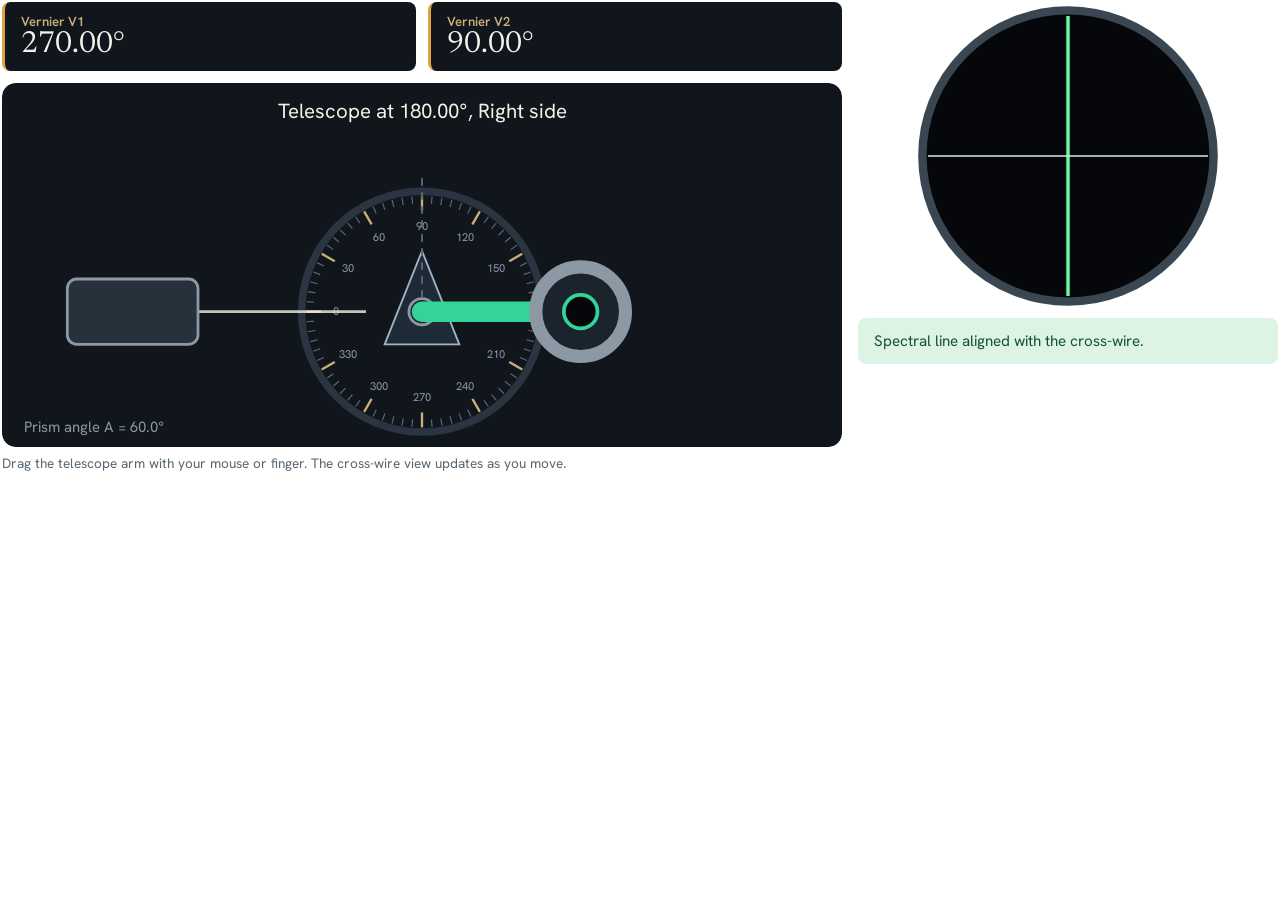
<file: dial_component/index.html>
<!doctype html>
<html>
<head>
<meta charset="utf-8">
<style>
@import url('https://fonts.googleapis.com/css2?family=Hanken+Grotesk:wght@400;500;600;700&family=Newsreader:opsz,wght@6..72,400;6..72,500;6..72,600&display=swap');
html,body{margin:0;background:transparent;overflow:hidden;touch-action:none;user-select:none;-webkit-user-select:none;
  font-family:'Hanken Grotesk',system-ui,-apple-system,'Segoe UI',sans-serif}
#root{display:grid;grid-template-columns:2fr 1fr;gap:1rem;align-items:start;padding:2px}
@media(max-width:640px){#root{grid-template-columns:1fr}}
.vern{display:grid;grid-template-columns:1fr 1fr;gap:.75rem;margin-bottom:.75rem}
.vern>div{background:#11161C;border-radius:8px;padding:.7rem 1rem;border-left:3px solid #D9A441}
.vern .k{color:#C8B07A;font-size:.82rem;font-weight:600}
.vern .v{font-family:'Newsreader',Georgia,serif;font-size:1.9rem;color:#F4F1E8;font-variant-numeric:tabular-nums}
#dial{display:block;width:100%;height:auto;cursor:grab;touch-action:none;border-radius:14px}
#dial:focus-visible{outline:2px solid #D9A441;outline-offset:-4px}
#eye{display:block;width:100%;height:auto}
.cap{font-size:.85rem;color:#566673;margin-top:.4rem}
#status{border-radius:8px;padding:.75rem 1rem;font-size:.95rem;line-height:1.45;margin-top:.5rem;transition:background .12s,color .12s}
#status.ok{background:#DDF3E4;color:#14532D}
#status.no{background:#FFF1CC;color:#6B4A00}
</style>
</head>
<body>
<div id="root">
  <div>
    <div class="vern">
      <div><div class="k">Vernier V1</div><div class="v" id="v1">0.00°</div></div>
      <div><div class="k">Vernier V2</div><div class="v" id="v2">0.00°</div></div>
    </div>
    <svg id="dial" viewBox="0 0 900 390" tabindex="0" role="slider" aria-valuemin="0" aria-valuemax="360"
         aria-label="Telescope angle in degrees. Arrow keys turn it by 0.1 degree, Shift for 1 degree."></svg>
    <div class="cap">Drag the telescope arm with your mouse or finger. The cross-wire view updates as you move.</div>
  </div>
  <div>
    <svg id="eye" viewBox="0 0 300 220" role="img" aria-label="Eyepiece view of the spectral line against the cross-wire"></svg>
    <div id="status" class="no"></div>
  </div>
</div>
<script>
const CX = 450, CY = 245, TOL = 0.15;
const dial = document.getElementById("dial");
const eye = document.getElementById("eye");
const $ = id => document.getElementById(id);

// State pushed from Python (see simulation.py) and local live state.
const A = {direct: 180, dev: 0, udr: false, color: "#22C55E", prism: 60, ack: 0};
let reading = 180, dragging = false, sentN = 0, raf = 0;

function send(type, data) { window.parent.postMessage({isStreamlitMessage: true, type, ...data}, "*"); }
const norm = v => ((v % 360) + 360) % 360;
const q2 = v => norm(Math.round(v * 100) / 100);          // quantise to 0.01 deg, same as Python
const sdiff = (a, b) => ((a - b + 540) % 360) - 180;       // signed shortest difference

/* ---------- build static SVGs once; only attributes change while moving ---------- */
(function buildDial() {
  let ticks = "";
  for (let r = 0; r < 360; r += 5) {
    const a = (r - 180) * Math.PI / 180, M = r % 30 === 0, r1 = M ? 108 : 116, r2 = 124;
    ticks += `<line x1="${(CX + r1 * Math.cos(a)).toFixed(1)}" y1="${(CY + r1 * Math.sin(a)).toFixed(1)}" x2="${(CX + r2 * Math.cos(a)).toFixed(1)}" y2="${(CY + r2 * Math.sin(a)).toFixed(1)}" stroke="${M ? "#C8B07A" : "#5E6B78"}" stroke-width="${M ? 2.5 : 1.2}"/>`;
    if (M) ticks += `<text x="${(CX + 92 * Math.cos(a)).toFixed(1)}" y="${(CY + 92 * Math.sin(a) + 4).toFixed(1)}" fill="#8C99A5" font-size="12" text-anchor="middle">${r}</text>`;
  }
  dial.innerHTML =
    '<rect width="900" height="390" rx="14" fill="#11161C"/>' +
    '<circle cx="450" cy="245" r="129" fill="none" stroke="#2B3541" stroke-width="8"/>' + ticks +
    '<polygon points="450,180 410,280 490,280" fill="#1E2A36" stroke="#9FB3C2" stroke-width="2"/>' +
    '<circle cx="450" cy="245" r="14" fill="#1B232C" stroke="#8C99A5" stroke-width="3"/>' +
    '<line x1="210" y1="245" x2="390" y2="245" stroke="#F4F1E8" stroke-width="3" stroke-opacity=".8"/>' +
    '<rect x="70" y="210" width="140" height="70" rx="10" fill="#26313C" stroke="#8C99A5" stroke-width="3"/>' +
    '<line x1="450" y1="245" x2="450" y2="100" stroke="#5E6B78" stroke-width="2" stroke-dasharray="8 7"/>' +
    '<g id="armg" transform="rotate(0 450 245)">' +
      '<line id="armline" x1="450" y1="245" x2="620" y2="245" stroke="#C8A24A" stroke-width="22" stroke-linecap="round"/>' +
      '<circle cx="620" cy="245" r="48" fill="#1B232C" stroke="#8C99A5" stroke-width="14"/>' +
      '<circle id="armeye" cx="620" cy="245" r="18" fill="#05070B" stroke="#C8A24A" stroke-width="4"/>' +
    '</g>' +
    '<text id="title" x="450" y="38" fill="#F4F1E8" font-size="22" text-anchor="middle"></text>' +
    '<text id="ptext" x="24" y="374" fill="#8C99A5" font-size="16" text-anchor="start"></text>';

  eye.innerHTML =
    '<defs><clipPath id="fov"><circle cx="150" cy="110" r="100"/></clipPath><filter id="glow"><feGaussianBlur stdDeviation="3"/></filter></defs>' +
    '<circle cx="150" cy="110" r="104" fill="#05070B" stroke="#3A4651" stroke-width="6"/>' +
    '<g clip-path="url(#fov)">' +
      '<g id="specg" transform="translate(0 0)">' +
        '<line id="glowline" x1="150" y1="0" x2="150" y2="220" stroke="#22C55E" stroke-width="10" opacity=".55" filter="url(#glow)"/>' +
        '<line id="specline" x1="150" y1="0" x2="150" y2="220" stroke="#22C55E" stroke-width="3"/>' +
      '</g>' +
      '<line x1="150" y1="0" x2="150" y2="220" stroke="#DDE4EA" stroke-width="1"/>' +
      '<line x1="0" y1="110" x2="300" y2="110" stroke="#DDE4EA" stroke-width="1"/>' +
    '</g>';
})();

const el = {
  armg: $("armg"), armline: $("armline"), armeye: $("armeye"), title: $("title"), ptext: $("ptext"),
  specg: $("specg"), glow: $("glowline"), spec: $("specline"),
  v1: $("v1"), v2: $("v2"), status: $("status"),
};

/* ---------- single place that redraws everything from `reading` ---------- */
function update() {
  raf = 0;
  const side = reading <= 180 ? "Right" : "Left";
  let expected = A.udr ? (side === "Right" ? A.direct : A.direct + 180)
                       : (side === "Right" ? A.direct - A.dev : A.direct + A.dev);
  expected = norm(expected);
  const diff = sdiff(reading, expected);
  const hit = Math.abs(diff) <= TOL;
  const arm = hit ? "#34D399" : "#C8A24A";

  el.armg.setAttribute("transform", `rotate(${(reading - 180).toFixed(3)} ${CX} ${CY})`);
  el.armline.setAttribute("stroke", arm);
  el.armeye.setAttribute("stroke", arm);
  el.title.textContent = `Telescope at ${reading.toFixed(2)}°, ${side} side`;
  el.ptext.textContent = `Prism angle A = ${Number(A.prism).toFixed(1)}°`;
  dial.setAttribute("aria-valuenow", reading.toFixed(2));

  const dx = Math.max(-84, Math.min(84, diff * 21));        // line offset inside the eyepiece
  el.specg.setAttribute("transform", `translate(${dx.toFixed(2)} 0)`);
  el.glow.setAttribute("stroke", A.color);
  el.spec.setAttribute("stroke", A.color);

  el.v1.textContent = norm(reading + 90).toFixed(2) + "°";
  el.v2.textContent = norm(reading - 90).toFixed(2) + "°";

  el.status.className = hit ? "ok" : "no";
  el.status.textContent = hit ? "Spectral line aligned with the cross-wire."
                              : `Align on the cross-wire. Target reading: ${expected.toFixed(2)}°`;
}
function schedule() { if (!raf) raf = requestAnimationFrame(update); }

/* ---------- interaction ---------- */
function pointerAngle(e) {
  // Exact pivot position on screen, valid at any iframe width.
  const m = dial.getScreenCTM();
  const cx = m.a * CX + m.c * CY + m.e, cy = m.b * CX + m.d * CY + m.f;
  return q2(Math.atan2(e.clientY - cy, e.clientX - cx) * 180 / Math.PI + 180);
}
function commit() {
  sentN = Math.max(Date.now(), sentN + 1);
  send("streamlit:setComponentValue", {value: {v: reading, n: sentN}, dataType: "json"});
}

dial.addEventListener("pointerdown", e => {
  dragging = true; dial.setPointerCapture(e.pointerId); dial.style.cursor = "grabbing";
  reading = pointerAngle(e); schedule(); e.preventDefault();
});
dial.addEventListener("pointermove", e => { if (dragging) { reading = pointerAngle(e); schedule(); } });
dial.addEventListener("pointerup", e => {
  if (!dragging) return;
  dragging = false; dial.style.cursor = "grab";
  reading = pointerAngle(e); update(); commit();     // tell Python only once, on release
});
dial.addEventListener("pointercancel", () => { dragging = false; dial.style.cursor = "grab"; });
dial.addEventListener("keydown", e => {
  const d = {ArrowRight: 1, ArrowUp: 1, ArrowLeft: -1, ArrowDown: -1}[e.key];
  if (!d) return; e.preventDefault();
  reading = q2(reading + d * (e.shiftKey ? 1 : 0.1)); schedule();
});
dial.addEventListener("keyup", e => { if (e.key.startsWith("Arrow")) commit(); });

/* ---------- Streamlit plumbing ---------- */
window.addEventListener("message", e => {
  if (!e.data || e.data.type !== "streamlit:render") return;
  const a = e.data.args || {};
  A.direct = Number(a.direct); if (!Number.isFinite(A.direct)) A.direct = 180;
  A.dev = Number(a.lineDeviation) || 0;
  A.udr = !!a.isUdr;
  A.color = a.color || "#22C55E";
  A.prism = Number(a.prismAngle) || 60;
  A.ack = Number(a.ack) || 0;
  const v = Number(a.reading);
  // Take the server's angle only when the user is not dragging and Python has
  // already processed everything this dial sent (stops stale reruns snapping it back).
  if (!dragging && Number.isFinite(v) && A.ack >= sentN) reading = v;
  schedule();
});

function fitFrame() { send("streamlit:setFrameHeight", {height: Math.ceil($("root").getBoundingClientRect().height) + 6}); }
new ResizeObserver(fitFrame).observe($("root"));
send("streamlit:componentReady", {apiVersion: 1});
update(); fitFrame();
</script>
</body>
</html>
</file>
